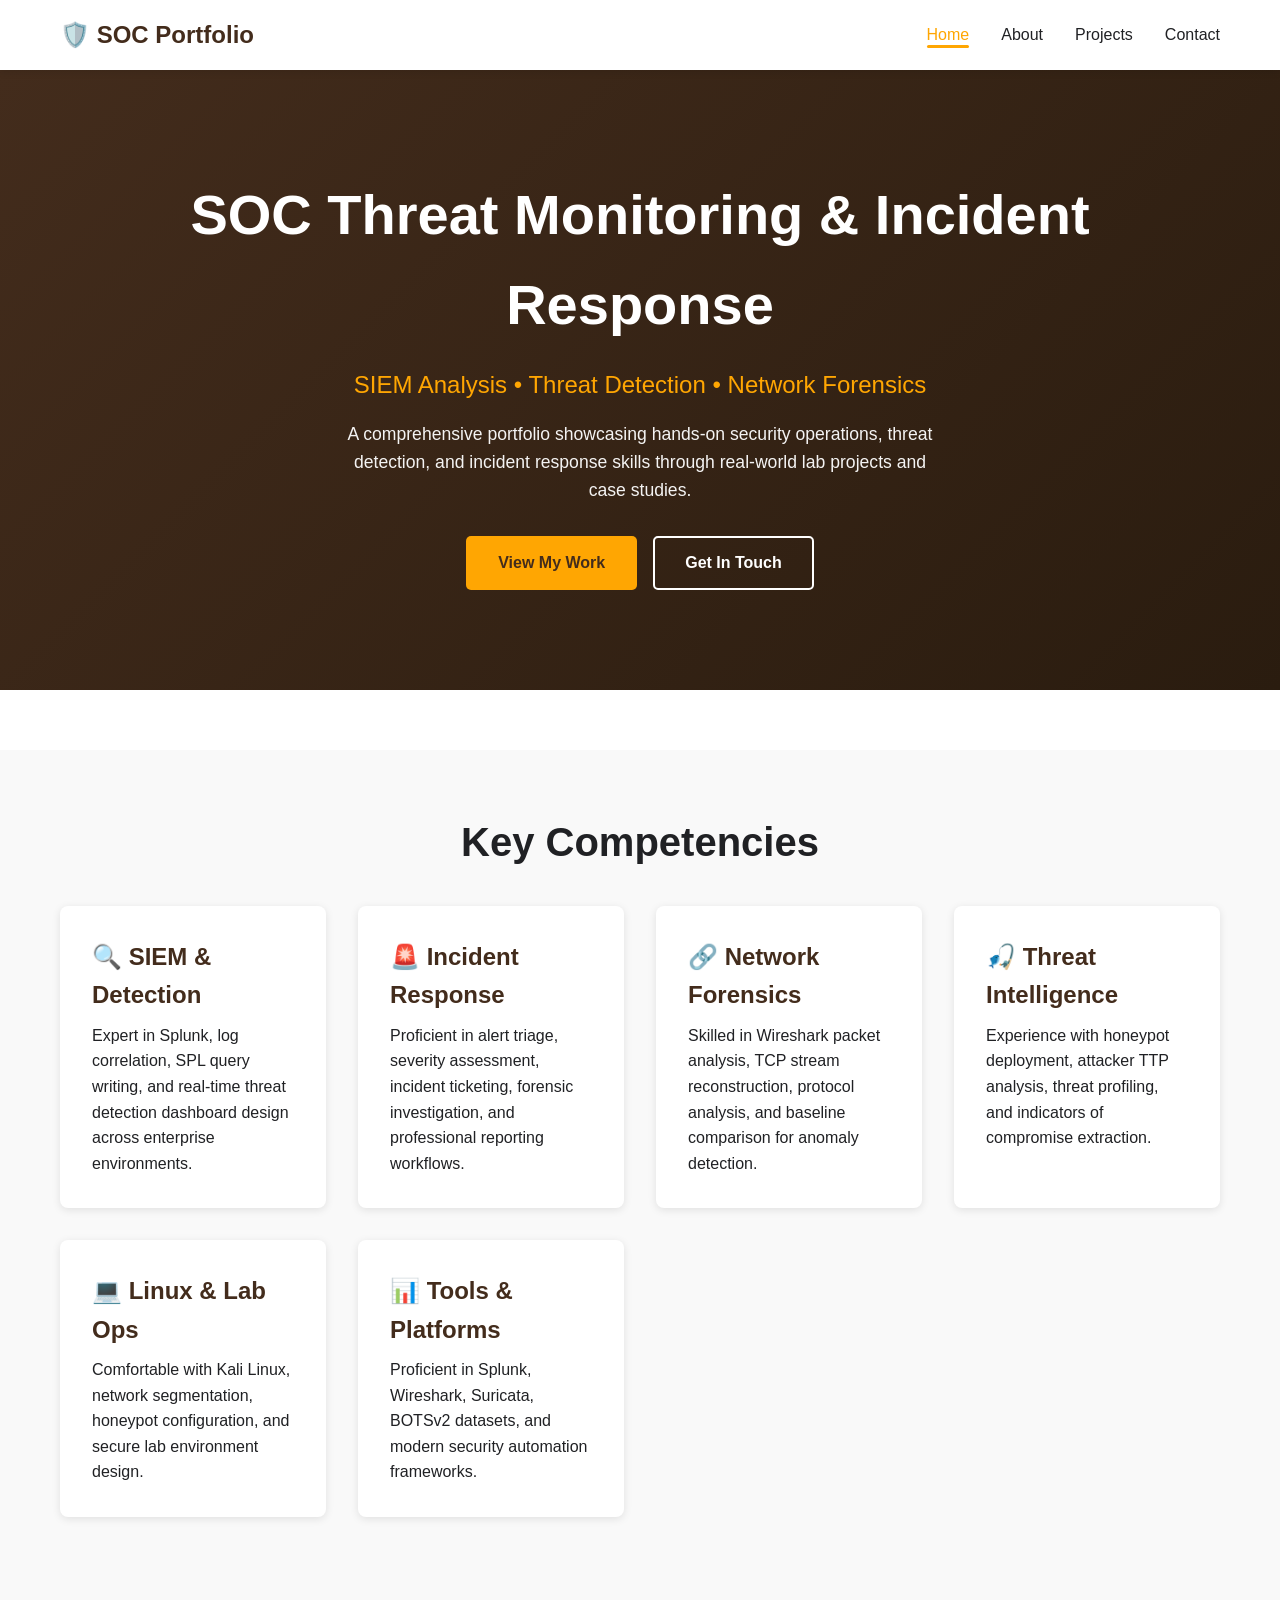
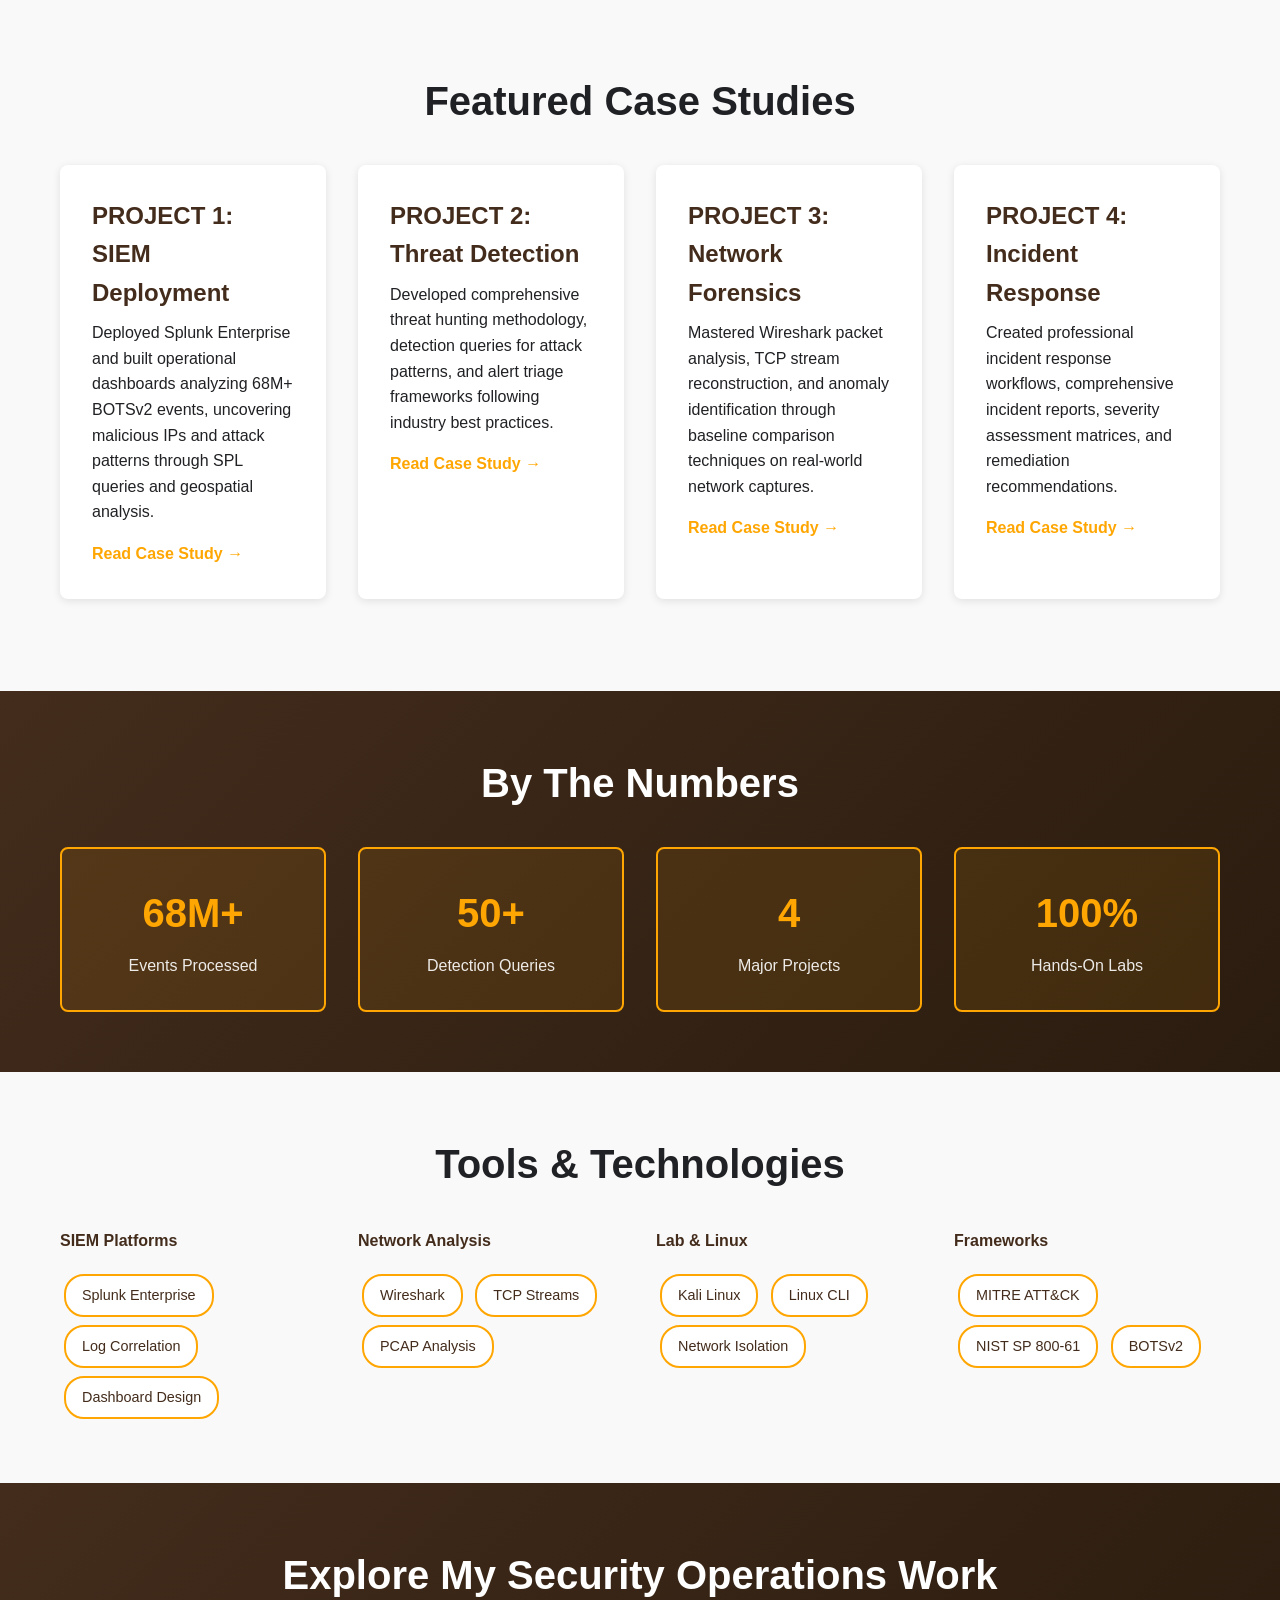
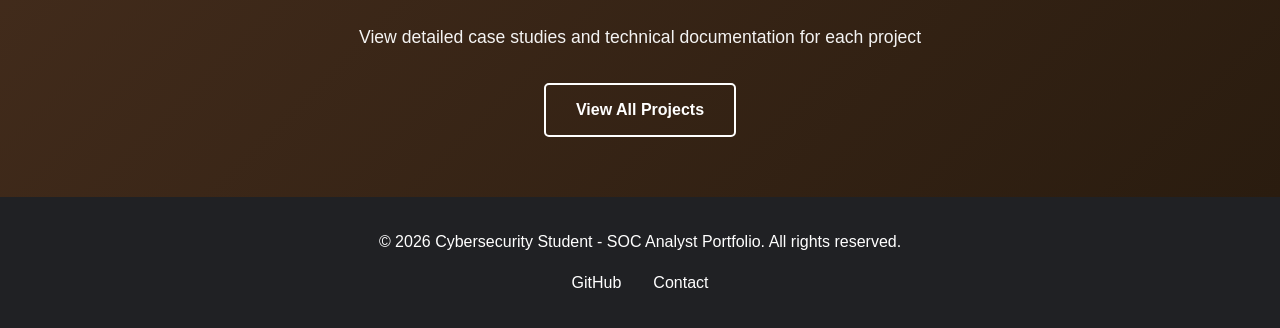
<file: index.html>
<!DOCTYPE html>
<html lang="en">
<head>
    <meta charset="UTF-8">
    <meta name="viewport" content="width=device-width, initial-scale=1.0">
    <title>SOC Analyst Portfolio | Cyber Threat Monitoring</title>
    <link rel="stylesheet" href="styles.css">
</head>
<body>
    <!-- Navigation -->
    <nav class="navbar">
        <div class="container">
            <div class="logo">🛡️ SOC Portfolio</div>
            <ul class="nav-links">
                <li><a href="index.html" class="active">Home</a></li>
                <li><a href="about.html">About</a></li>
                <li><a href="projects.html">Projects</a></li>
                <li><a href="contact.html">Contact</a></li>
            </ul>
        </div>
    </nav>

    <!-- Hero Section -->
    <section class="hero">
        <div class="container">
            <div class="hero-content">
                <h1>SOC Threat Monitoring & Incident Response</h1>
                <p class="tagline">SIEM Analysis • Threat Detection • Network Forensics</p>
                <p class="subtitle">
                    A comprehensive portfolio showcasing hands-on security operations, threat detection, and incident response 
                    skills through real-world lab projects and case studies.
                </p>
                <div class="hero-buttons">
                    <a href="projects.html" class="btn btn-primary">View My Work</a>
                    <a href="contact.html" class="btn btn-secondary">Get In Touch</a>
                </div>
            </div>
        </div>
    </section>

    <!-- Skills Preview -->
    <section class="skills-preview">
        <div class="container">
            <h2>Key Competencies</h2>
            <div class="skills-grid">
                <div class="skill-card">
                    <h3>🔍 SIEM & Detection</h3>
                    <p>Expert in Splunk, log correlation, SPL query writing, and real-time threat detection dashboard design across enterprise environments.</p>
                </div>
                <div class="skill-card">
                    <h3>🚨 Incident Response</h3>
                    <p>Proficient in alert triage, severity assessment, incident ticketing, forensic investigation, and professional reporting workflows.</p>
                </div>
                <div class="skill-card">
                    <h3>🔗 Network Forensics</h3>
                    <p>Skilled in Wireshark packet analysis, TCP stream reconstruction, protocol analysis, and baseline comparison for anomaly detection.</p>
                </div>
                <div class="skill-card">
                    <h3>🎣 Threat Intelligence</h3>
                    <p>Experience with honeypot deployment, attacker TTP analysis, threat profiling, and indicators of compromise extraction.</p>
                </div>
                <div class="skill-card">
                    <h3>💻 Linux & Lab Ops</h3>
                    <p>Comfortable with Kali Linux, network segmentation, honeypot configuration, and secure lab environment design.</p>
                </div>
                <div class="skill-card">
                    <h3>📊 Tools & Platforms</h3>
                    <p>Proficient in Splunk, Wireshark, Suricata, BOTSv2 datasets, and modern security automation frameworks.</p>
                </div>
            </div>
        </div>
    </section>

    <!-- Featured Projects -->
    <section class="featured-projects">
        <div class="container">
            <h2>Featured Case Studies</h2>
            <div class="projects-grid">
                <div class="project-card">
                    <h3>PROJECT 1: SIEM Deployment</h3>
                    <p>Deployed Splunk Enterprise and built operational dashboards analyzing 68M+ BOTSv2 events, uncovering malicious IPs and attack patterns through SPL queries and geospatial analysis.</p>
                    <a href="projects.html#project-1">Read Case Study →</a>
                </div>
                <div class="project-card">
                    <h3>PROJECT 2: Threat Detection</h3>
                    <p>Developed comprehensive threat hunting methodology, detection queries for attack patterns, and alert triage frameworks following industry best practices.</p>
                    <a href="projects.html#project-2">Read Case Study →</a>
                </div>
                <div class="project-card">
                    <h3>PROJECT 3: Network Forensics</h3>
                    <p>Mastered Wireshark packet analysis, TCP stream reconstruction, and anomaly identification through baseline comparison techniques on real-world network captures.</p>
                    <a href="projects.html#project-3">Read Case Study →</a>
                </div>
                <div class="project-card">
                    <h3>PROJECT 4: Incident Response</h3>
                    <p>Created professional incident response workflows, comprehensive incident reports, severity assessment matrices, and remediation recommendations.</p>
                    <a href="projects.html#project-4">Read Case Study →</a>
                </div>
            </div>
        </div>
    </section>

    <!-- Key Stats -->
    <section class="stats-section">
        <div class="container">
            <h2>By The Numbers</h2>
            <div class="stats-grid">
                <div class="stat-card">
                    <div class="stat-number">68M+</div>
                    <div class="stat-label">Events Processed</div>
                </div>
                <div class="stat-card">
                    <div class="stat-number">50+</div>
                    <div class="stat-label">Detection Queries</div>
                </div>
                <div class="stat-card">
                    <div class="stat-number">4</div>
                    <div class="stat-label">Major Projects</div>
                </div>
                <div class="stat-card">
                    <div class="stat-number">100%</div>
                    <div class="stat-label">Hands-On Labs</div>
                </div>
            </div>
        </div>
    </section>

    <!-- Tools & Stack -->
    <section class="tools-section">
        <div class="container">
            <h2>Tools & Technologies</h2>
            <div class="tools-list">
                <div class="tool-group">
                    <h4>SIEM Platforms</h4>
                    <span class="tool-tag">Splunk Enterprise</span>
                    <span class="tool-tag">Log Correlation</span>
                    <span class="tool-tag">Dashboard Design</span>
                </div>
                <div class="tool-group">
                    <h4>Network Analysis</h4>
                    <span class="tool-tag">Wireshark</span>
                    <span class="tool-tag">TCP Streams</span>
                    <span class="tool-tag">PCAP Analysis</span>
                </div>
                <div class="tool-group">
                    <h4>Lab & Linux</h4>
                    <span class="tool-tag">Kali Linux</span>
                    <span class="tool-tag">Linux CLI</span>
                    <span class="tool-tag">Network Isolation</span>
                </div>
                <div class="tool-group">
                    <h4>Frameworks</h4>
                    <span class="tool-tag">MITRE ATT&CK</span>
                    <span class="tool-tag">NIST SP 800-61</span>
                    <span class="tool-tag">BOTSv2</span>
                </div>
            </div>
        </div>
    </section>

    <!-- Call To Action -->
    <section class="cta">
        <div class="container">
            <h2>Explore My Security Operations Work</h2>
            <p>View detailed case studies and technical documentation for each project</p>
            <a href="projects.html" class="btn btn-secondary">View All Projects</a>
        </div>
    </section>

    <!-- Footer -->
    <footer class="footer">
        <div class="container">
            <p>&copy; 2026 Cybersecurity Student - SOC Analyst Portfolio. All rights reserved.</p>
            <div class="social-links">
                <a href="https://github.com/khearlbee" target="_blank">GitHub</a>
                <a href="contact.html">Contact</a>
            </div>
        </div>
    </footer>

    <script src="script.js"></script>
</body>
</html>
</file>
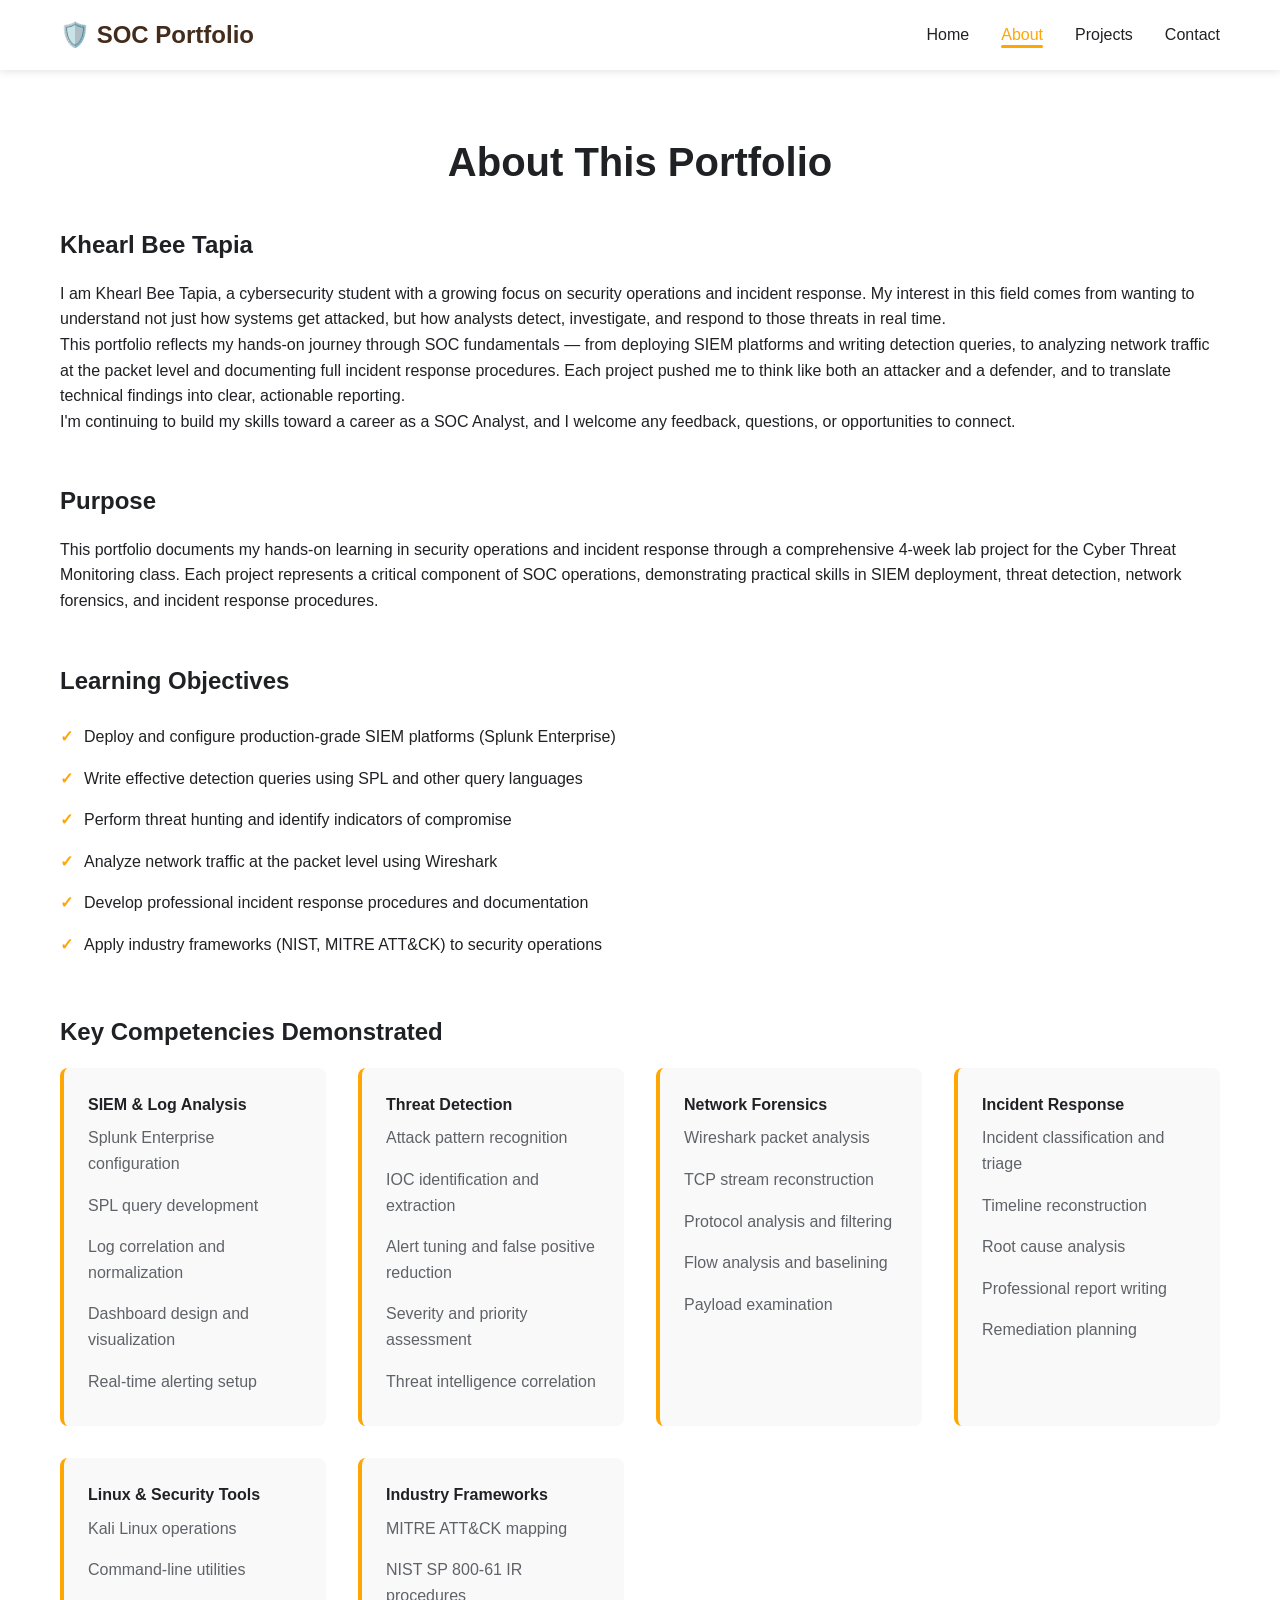
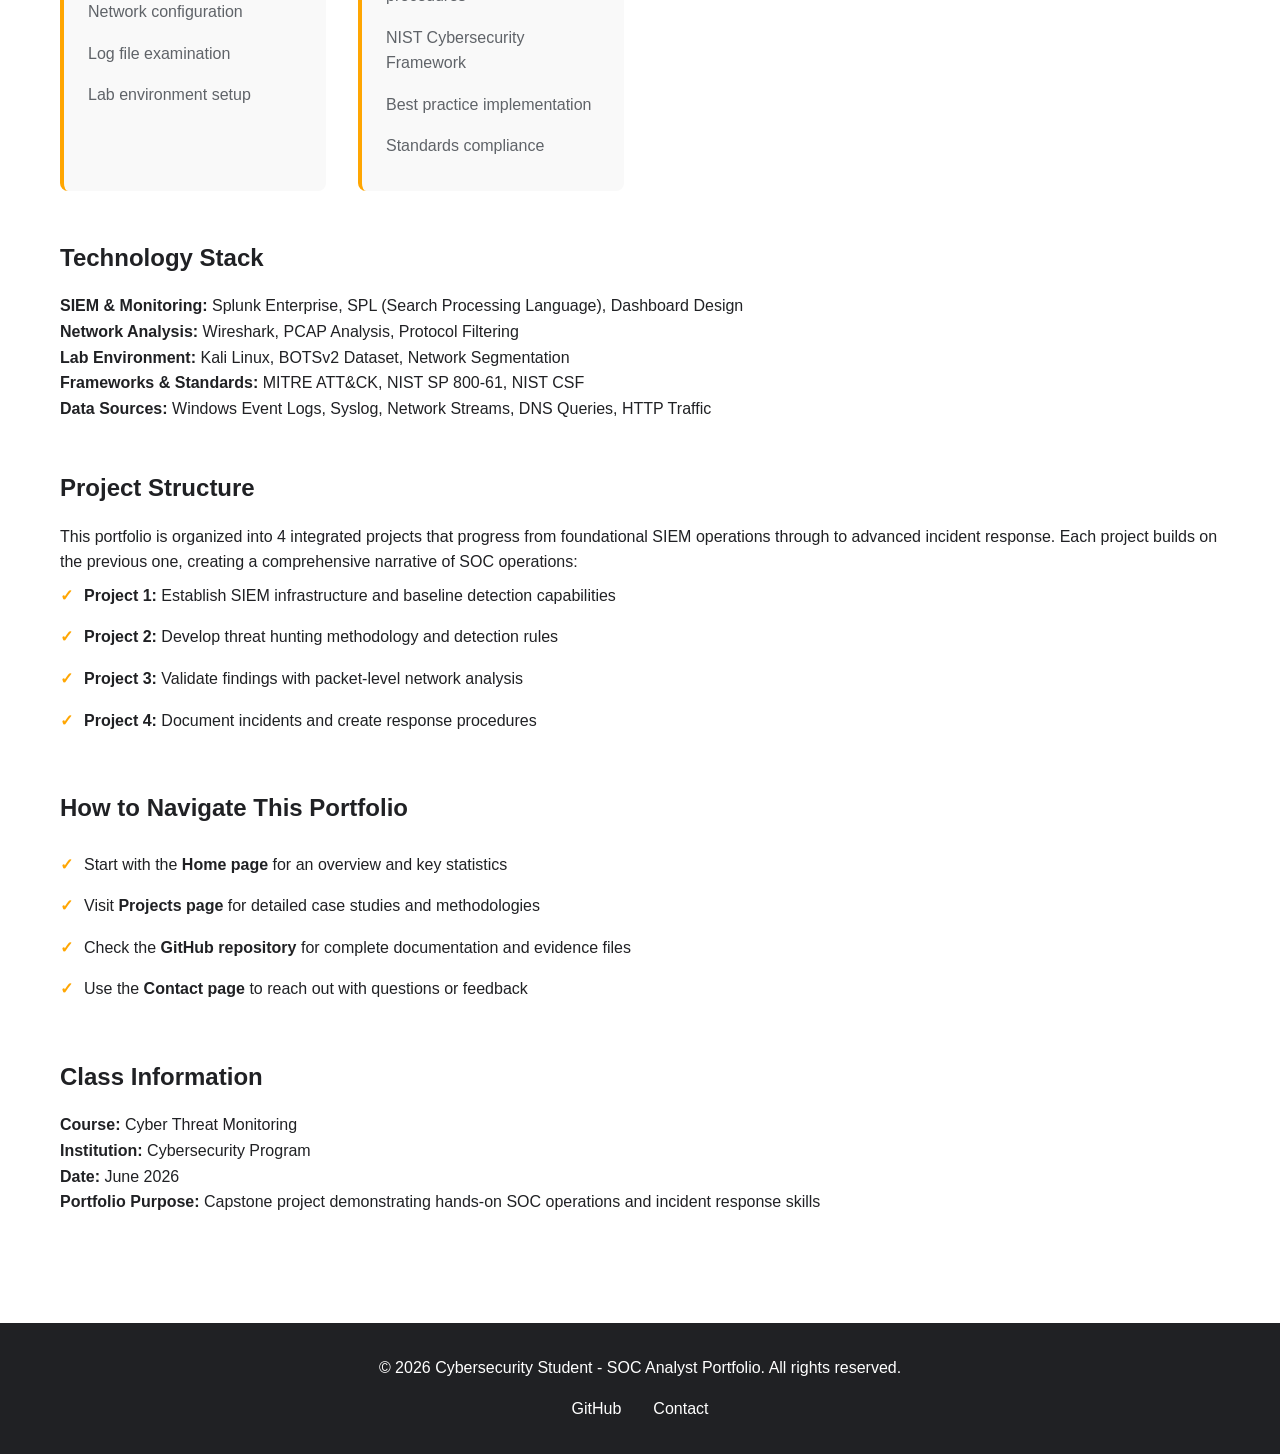
<file: about.html>
<!DOCTYPE html>
<html lang="en">
<head>
    <meta charset="UTF-8">
    <meta name="viewport" content="width=device-width, initial-scale=1.0">
    <title>About - SOC Analyst Portfolio</title>
    <link rel="stylesheet" href="styles.css">
</head>
<body>
    <!-- Navigation -->
    <nav class="navbar">
        <div class="container">
            <div class="logo">🛡️ SOC Portfolio</div>
            <ul class="nav-links">
                <li><a href="index.html">Home</a></li>
                <li><a href="about.html" class="active">About</a></li>
                <li><a href="projects.html">Projects</a></li>
                <li><a href="contact.html">Contact</a></li>
            </ul>
        </div>
    </nav>

    <!-- About Section -->
    <section class="about-section">
        <div class="container">
           <h2>About This Portfolio</h2>

<div class="about-content">
<h3>Khearl Bee Tapia</h3>
<p>
I am Khearl Bee Tapia, a cybersecurity student with a growing focus on security operations and incident response. My interest in this field comes from wanting to understand not just how systems get attacked, but how analysts detect, investigate, and respond to those threats in real time.
</p>
<p>
This portfolio reflects my hands-on journey through SOC fundamentals — from deploying SIEM platforms and writing detection queries, to analyzing network traffic at the packet level and documenting full incident response procedures. Each project pushed me to think like both an attacker and a defender, and to translate technical findings into clear, actionable reporting.
</p>
<p>
I'm continuing to build my skills toward a career as a SOC Analyst, and I welcome any feedback, questions, or opportunities to connect.
</p>
</div>

<div class="about-content">
<h3>Purpose</h3>
                <p>
                    This portfolio documents my hands-on learning in security operations and incident response through a comprehensive 4-week lab project for the Cyber Threat Monitoring class. Each project represents a critical component of SOC operations, demonstrating practical skills in SIEM deployment, threat detection, network forensics, and incident response procedures.
                </p>
            </div>

            <div class="about-content">
                <h3>Learning Objectives</h3>
                <div class="about-text">
                    <ul>
                        <li>Deploy and configure production-grade SIEM platforms (Splunk Enterprise)</li>
                        <li>Write effective detection queries using SPL and other query languages</li>
                        <li>Perform threat hunting and identify indicators of compromise</li>
                        <li>Analyze network traffic at the packet level using Wireshark</li>
                        <li>Develop professional incident response procedures and documentation</li>
                        <li>Apply industry frameworks (NIST, MITRE ATT&CK) to security operations</li>
                    </ul>
                </div>
            </div>

            <div class="about-content">
                <h3>Key Competencies Demonstrated</h3>
                <div class="skills-categories">
                    <div class="skill-category">
                        <h4>SIEM & Log Analysis</h4>
                        <ul>
                            <li>Splunk Enterprise configuration</li>
                            <li>SPL query development</li>
                            <li>Log correlation and normalization</li>
                            <li>Dashboard design and visualization</li>
                            <li>Real-time alerting setup</li>
                        </ul>
                    </div>

                    <div class="skill-category">
                        <h4>Threat Detection</h4>
                        <ul>
                            <li>Attack pattern recognition</li>
                            <li>IOC identification and extraction</li>
                            <li>Alert tuning and false positive reduction</li>
                            <li>Severity and priority assessment</li>
                            <li>Threat intelligence correlation</li>
                        </ul>
                    </div>

                    <div class="skill-category">
                        <h4>Network Forensics</h4>
                        <ul>
                            <li>Wireshark packet analysis</li>
                            <li>TCP stream reconstruction</li>
                            <li>Protocol analysis and filtering</li>
                            <li>Flow analysis and baselining</li>
                            <li>Payload examination</li>
                        </ul>
                    </div>

                    <div class="skill-category">
                        <h4>Incident Response</h4>
                        <ul>
                            <li>Incident classification and triage</li>
                            <li>Timeline reconstruction</li>
                            <li>Root cause analysis</li>
                            <li>Professional report writing</li>
                            <li>Remediation planning</li>
                        </ul>
                    </div>

                    <div class="skill-category">
                        <h4>Linux & Security Tools</h4>
                        <ul>
                            <li>Kali Linux operations</li>
                            <li>Command-line utilities</li>
                            <li>Network configuration</li>
                            <li>Log file examination</li>
                            <li>Lab environment setup</li>
                        </ul>
                    </div>

                    <div class="skill-category">
                        <h4>Industry Frameworks</h4>
                        <ul>
                            <li>MITRE ATT&CK mapping</li>
                            <li>NIST SP 800-61 IR procedures</li>
                            <li>NIST Cybersecurity Framework</li>
                            <li>Best practice implementation</li>
                            <li>Standards compliance</li>
                        </ul>
                    </div>
                </div>
            </div>

            <div class="about-content">
                <h3>Technology Stack</h3>
                <p><strong>SIEM & Monitoring:</strong> Splunk Enterprise, SPL (Search Processing Language), Dashboard Design</p>
                <p><strong>Network Analysis:</strong> Wireshark, PCAP Analysis, Protocol Filtering</p>
                <p><strong>Lab Environment:</strong> Kali Linux, BOTSv2 Dataset, Network Segmentation</p>
                <p><strong>Frameworks & Standards:</strong> MITRE ATT&CK, NIST SP 800-61, NIST CSF</p>
                <p><strong>Data Sources:</strong> Windows Event Logs, Syslog, Network Streams, DNS Queries, HTTP Traffic</p>
            </div>

            <div class="about-content">
                <h3>Project Structure</h3>
                <p>
                    This portfolio is organized into 4 integrated projects that progress from foundational SIEM operations through to advanced incident response. Each project builds on the previous one, creating a comprehensive narrative of SOC operations:
                </p>
                <div class="about-text">
                    <ul>
                        <li><strong>Project 1:</strong> Establish SIEM infrastructure and baseline detection capabilities</li>
                        <li><strong>Project 2:</strong> Develop threat hunting methodology and detection rules</li>
                        <li><strong>Project 3:</strong> Validate findings with packet-level network analysis</li>
                        <li><strong>Project 4:</strong> Document incidents and create response procedures</li>
                    </ul>
                </div>
            </div>

            <div class="about-content">
                <h3>How to Navigate This Portfolio</h3>
                <div class="about-text">
                    <ul>
                        <li>Start with the <strong>Home page</strong> for an overview and key statistics</li>
                        <li>Visit <strong>Projects page</strong> for detailed case studies and methodologies</li>
                        <li>Check the <strong>GitHub repository</strong> for complete documentation and evidence files</li>
                        <li>Use the <strong>Contact page</strong> to reach out with questions or feedback</li>
                    </ul>
                </div>
            </div>

            <div class="about-content">
                <h3>Class Information</h3>
                <p><strong>Course:</strong> Cyber Threat Monitoring</p>
                <p><strong>Institution:</strong> Cybersecurity Program</p>
                <p><strong>Date:</strong> June 2026</p>
                <p><strong>Portfolio Purpose:</strong> Capstone project demonstrating hands-on SOC operations and incident response skills</p>
            </div>
        </div>
    </section>

    <!-- Footer -->
    <footer class="footer">
        <div class="container">
            <p>&copy; 2026 Cybersecurity Student - SOC Analyst Portfolio. All rights reserved.</p>
            <div class="social-links">
                <a href="https://github.com/khearlbee" target="_blank">GitHub</a>
                <a href="contact.html">Contact</a>
            </div>
        </div>
    </footer>

    <script src="script.js"></script>
</body>
</html>
</file>
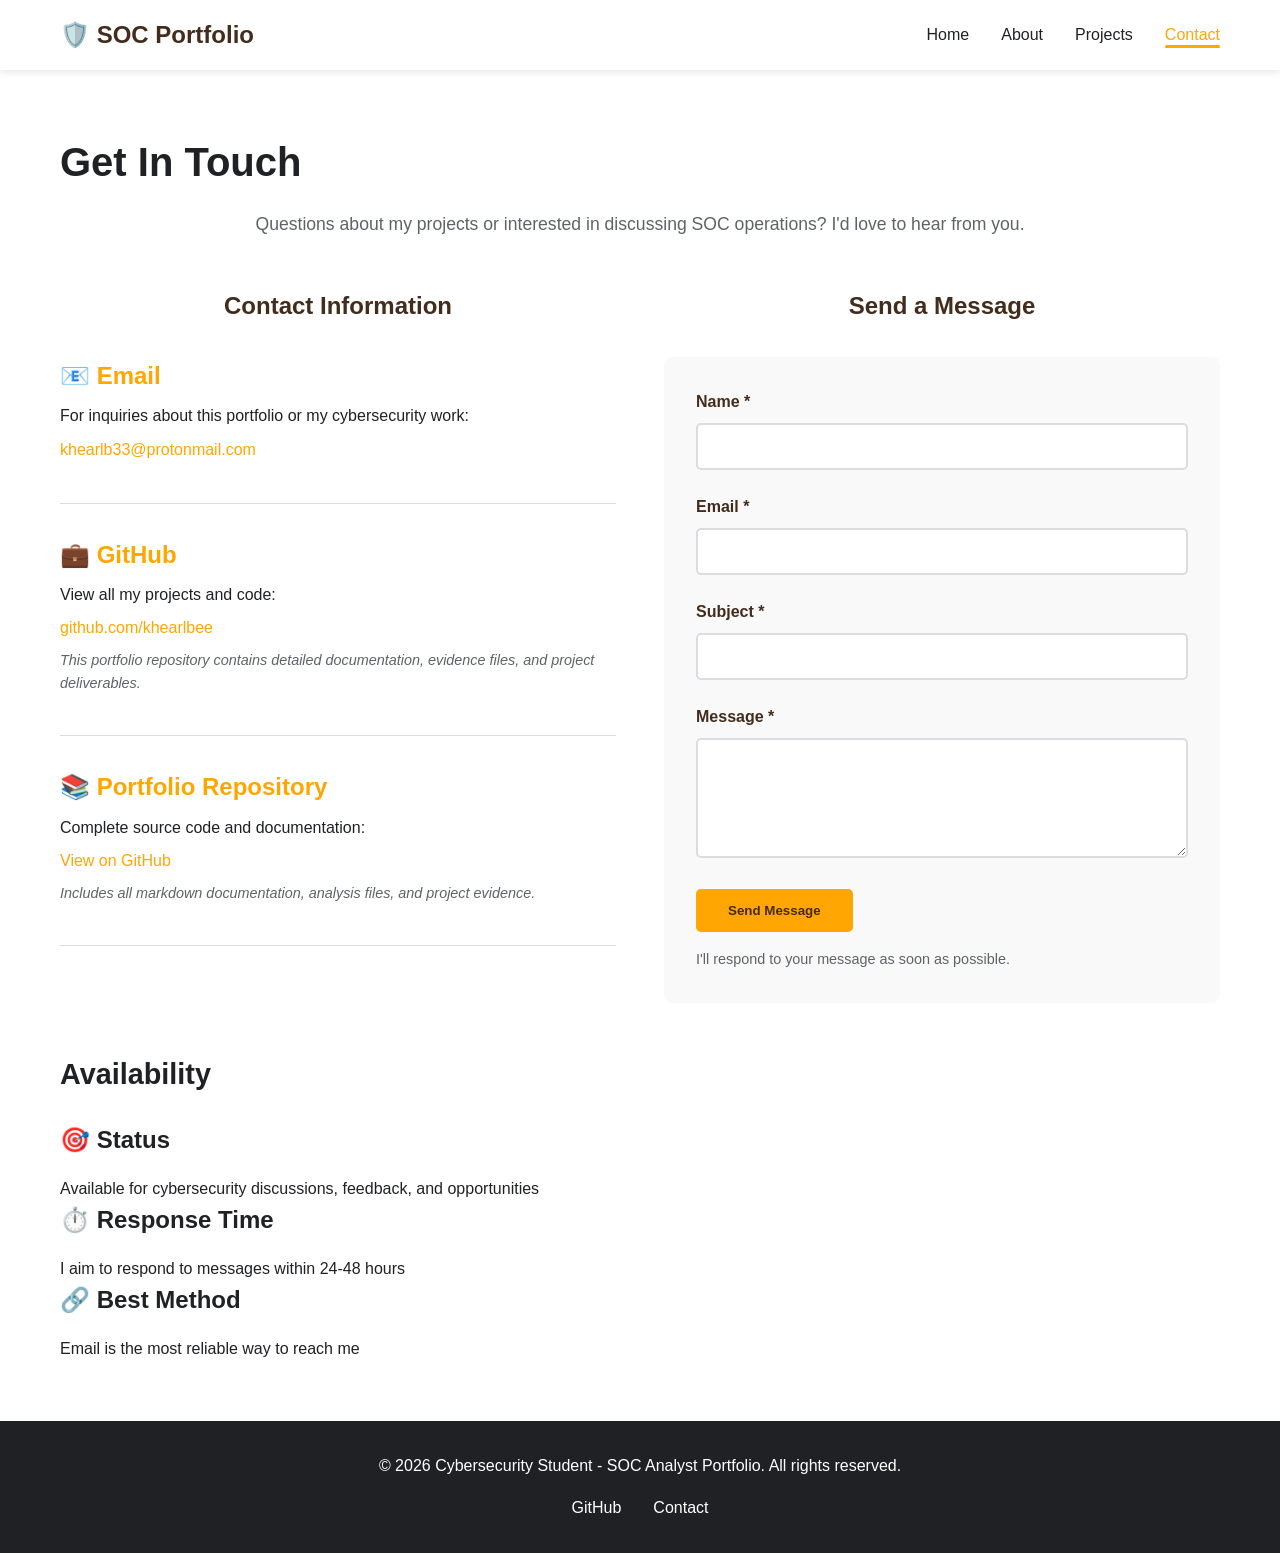
<file: contact.html>
<!DOCTYPE html>
<html lang="en">
<head>
    <meta charset="UTF-8">
    <meta name="viewport" content="width=device-width, initial-scale=1.0">
    <title>Contact - SOC Analyst Portfolio</title>
    <link rel="stylesheet" href="styles.css">
</head>
<body>
    <!-- Navigation -->
    <nav class="navbar">
        <div class="container">
            <div class="logo">🛡️ SOC Portfolio</div>
            <ul class="nav-links">
                <li><a href="index.html">Home</a></li>
                <li><a href="about.html">About</a></li>
                <li><a href="projects.html">Projects</a></li>
                <li><a href="contact.html" class="active">Contact</a></li>
            </ul>
        </div>
    </nav>

    <!-- Contact Section -->
    <section class="contact-section">
        <div class="container">
            <h1>Get In Touch</h1>
            <p class="section-intro">Questions about my projects or interested in discussing SOC operations? I'd love to hear from you.</p>
            
            <div class="contact-content">
                <!-- Contact Info -->
                <div class="contact-info">
                    <h2>Contact Information</h2>
                    
                    <div class="contact-method">
                        <h3>📧 Email</h3>
                        <p>For inquiries about this portfolio or my cybersecurity work:</p>
                        <p><a href="mailto:khearlb33@protonmail.com">khearlb33@protonmail.com</a></p>
                    </div>

                    <div class="contact-method">
                        <h3>💼 GitHub</h3>
                        <p>View all my projects and code:</p>
                        <p><a href="https://github.com/khearlbee" target="_blank">github.com/khearlbee</a></p>
                        <p class="note">This portfolio repository contains detailed documentation, evidence files, and project deliverables.</p>
                    </div>

                    <div class="contact-method">
                        <h3>📚 Portfolio Repository</h3>
                        <p>Complete source code and documentation:</p>
                        <p><a href="https://github.com/khearlbee/Khearlbee-Tapia-SOC-1-Portfolio" target="_blank">View on GitHub</a></p>
                        <p class="note">Includes all markdown documentation, analysis files, and project evidence.</p>
                    </div>
                </div>

                <!-- Contact Form -->
                <div class="contact-form-container">
                    <h2>Send a Message</h2>
                    <form class="contact-form" onsubmit="handleSubmit(event)">
                        <div class="form-group">
                            <label for="name">Name *</label>
                            <input type="text" id="name" name="name" required>
                        </div>

                        <div class="form-group">
                            <label for="email">Email *</label>
                            <input type="email" id="email" name="email" required>
                        </div>

                        <div class="form-group">
                            <label for="subject">Subject *</label>
                            <input type="text" id="subject" name="subject" required>
                        </div>

                        <div class="form-group">
                            <label for="message">Message *</label>
                            <textarea id="message" name="message" rows="5" required></textarea>
                        </div>

                        <button type="submit" class="btn btn-primary">Send Message</button>
                        <p class="form-note">I'll respond to your message as soon as possible.</p>
                    </form>
                </div>
            </div>

            <!-- Availability Section -->
            <div class="availability-section" style="margin-top: 3rem;">
                <h2 style="text-align: left; margin-bottom: 1.5rem; font-size: 1.8rem;">Availability</h2>
                <div class="availability-info">
                    <div class="availability-item">
                        <h3>🎯 Status</h3>
                        <p>Available for cybersecurity discussions, feedback, and opportunities</p>
                    </div>
                    <div class="availability-item">
                        <h3>⏱️ Response Time</h3>
                        <p>I aim to respond to messages within 24-48 hours</p>
                    </div>
                    <div class="availability-item">
                        <h3>🔗 Best Method</h3>
                        <p>Email is the most reliable way to reach me</p>
                    </div>
                </div>
            </div>
        </div>
    </section>

    <!-- Footer -->
    <footer class="footer">
        <div class="container">
            <p>&copy; 2026 Cybersecurity Student - SOC Analyst Portfolio. All rights reserved.</p>
            <div class="social-links">
                <a href="https://github.com/khearlbee" target="_blank">GitHub</a>
                <a href="contact.html">Contact</a>
            </div>
        </div>
    </footer>

    <script src="script.js"></script>
</body>
</html>
</file>
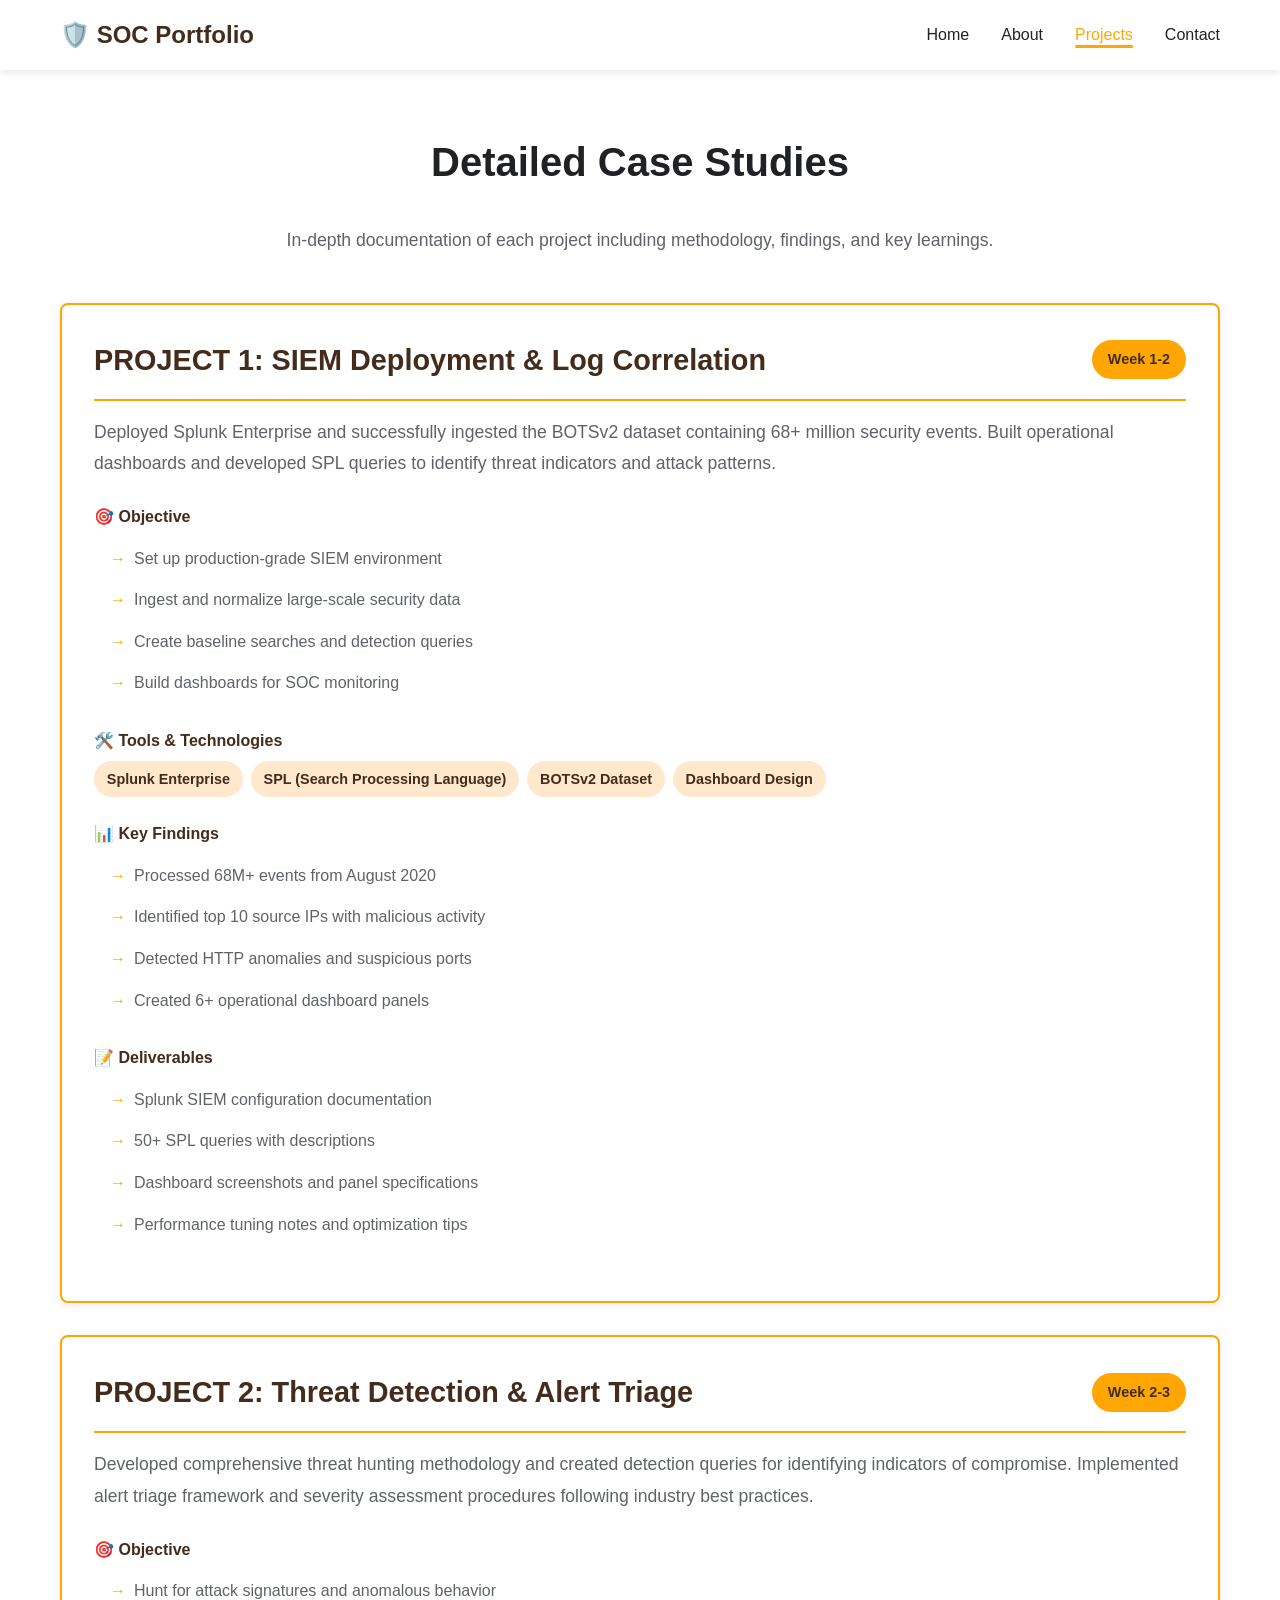
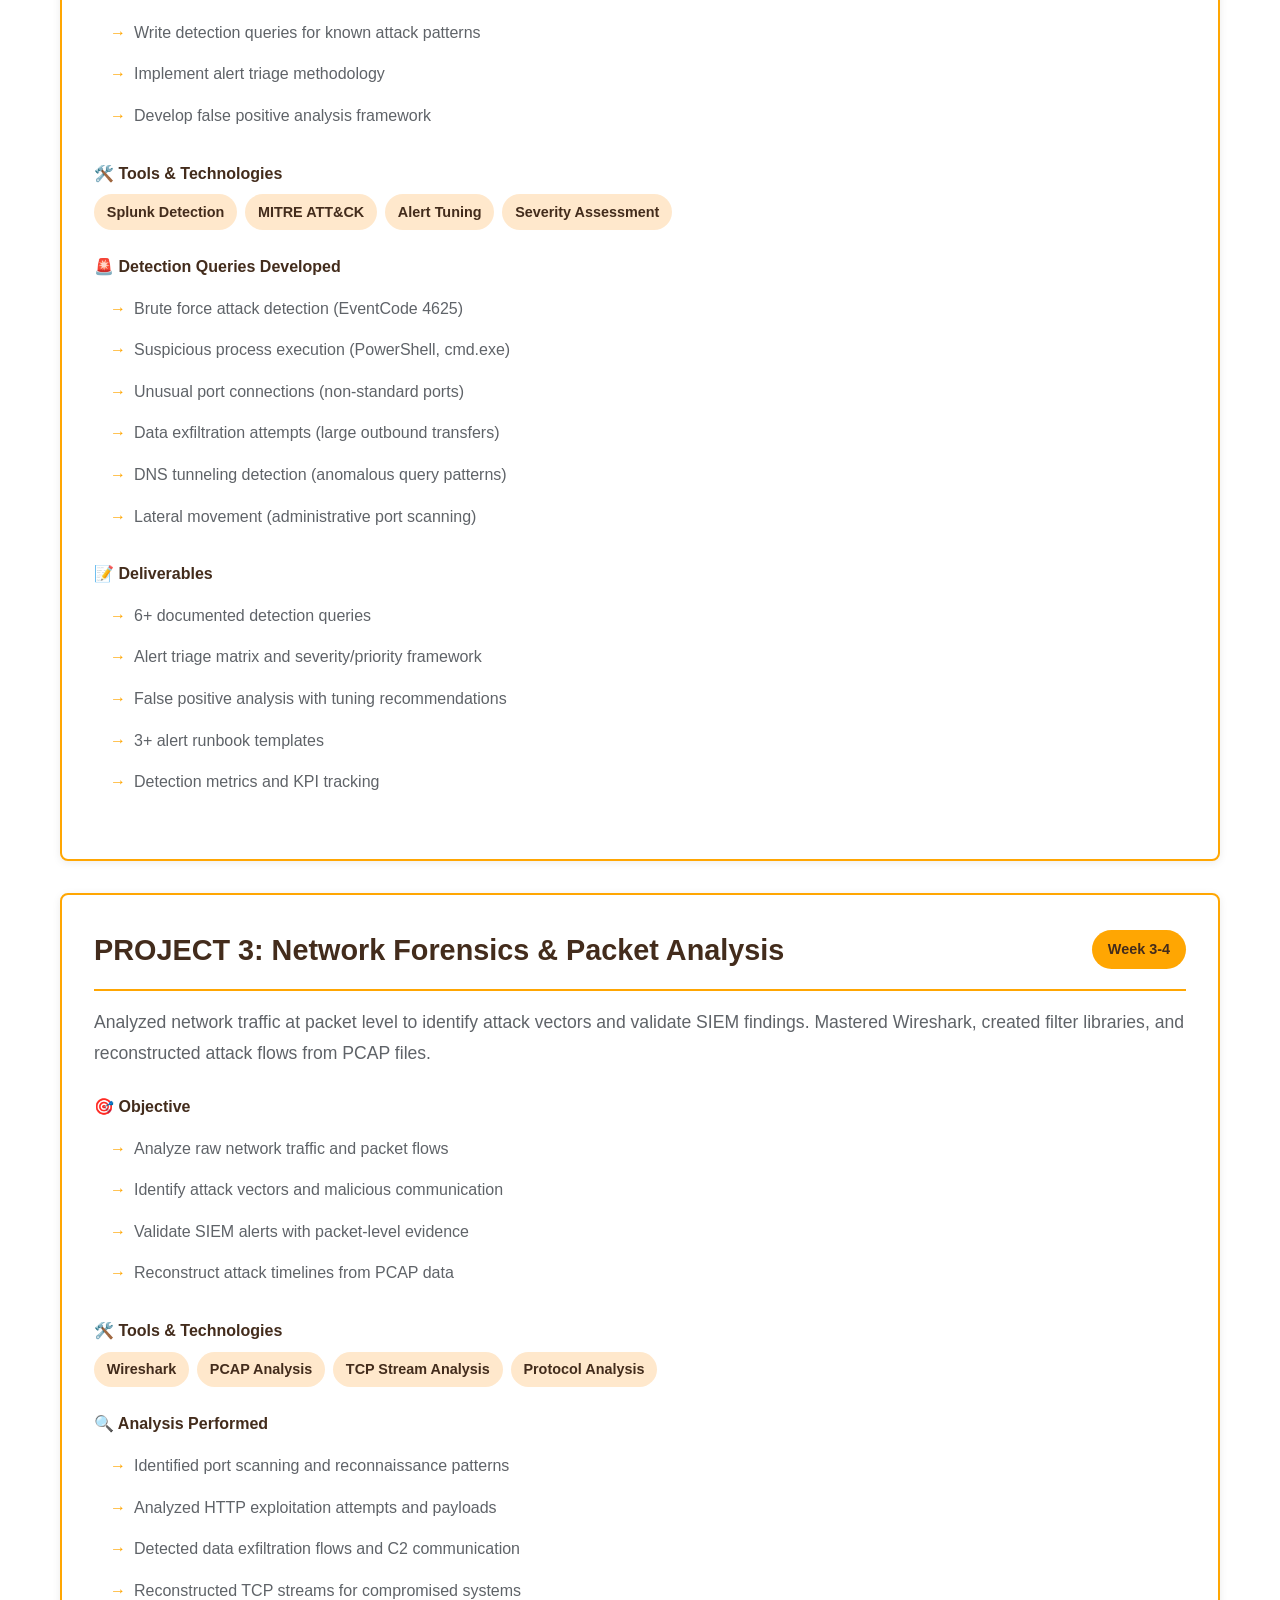
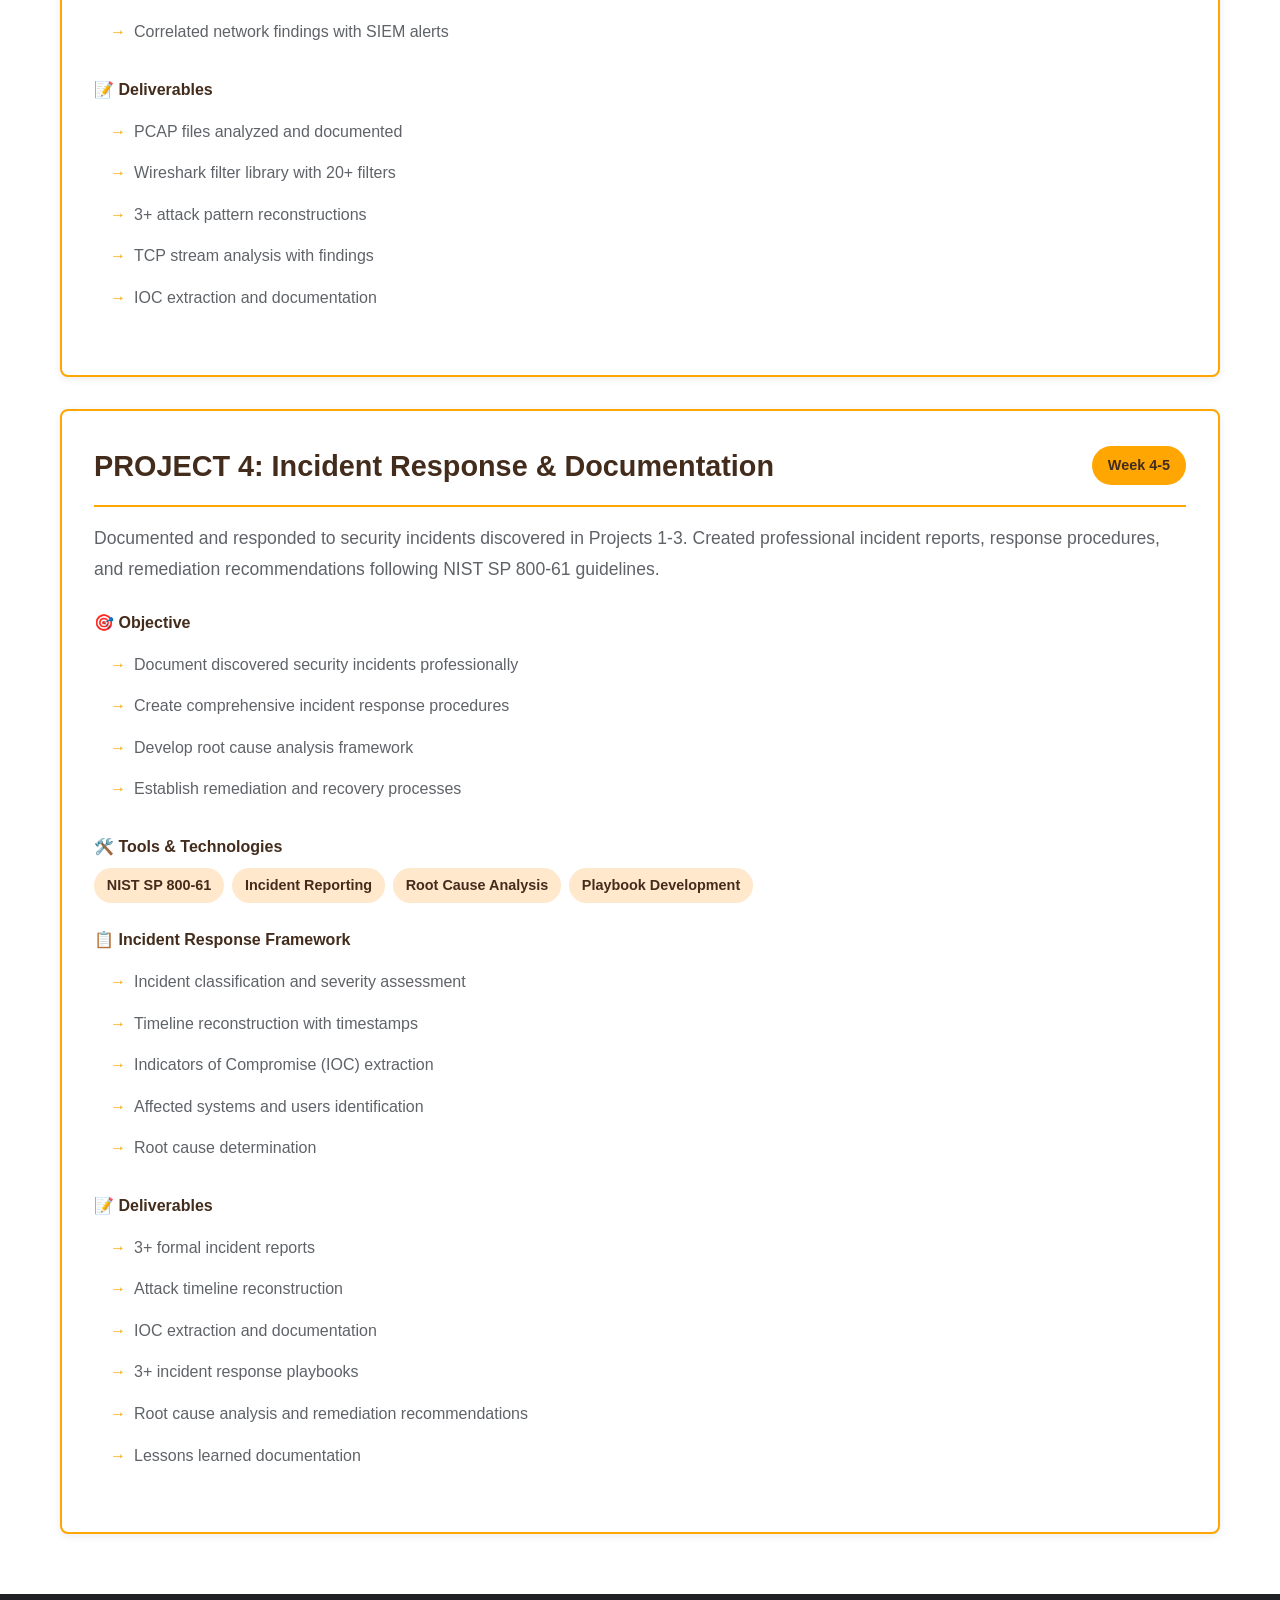
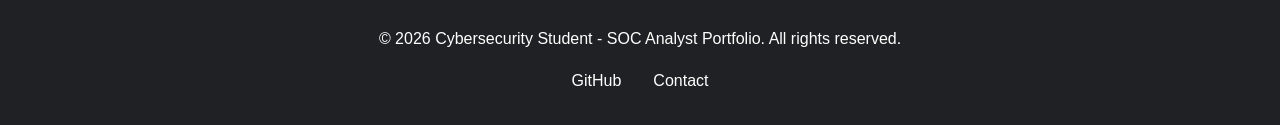
<file: projects.html>
<!DOCTYPE html>
<html lang="en">
<head>
    <meta charset="UTF-8">
    <meta name="viewport" content="width=device-width, initial-scale=1.0">
    <title>Projects - SOC Analyst Portfolio</title>
    <link rel="stylesheet" href="styles.css">
</head>
<body>
    <!-- Navigation -->
    <nav class="navbar">
        <div class="container">
            <div class="logo">🛡️ SOC Portfolio</div>
            <ul class="nav-links">
                <li><a href="index.html">Home</a></li>
                <li><a href="about.html">About</a></li>
                <li><a href="projects.html" class="active">Projects</a></li>
                <li><a href="contact.html">Contact</a></li>
            </ul>
        </div>
    </nav>

    <!-- Projects Section -->
    <section class="projects-section">
        <div class="container">
            <h2>Detailed Case Studies</h2>
            <p class="section-intro">In-depth documentation of each project including methodology, findings, and key learnings.</p>
            
            <div class="projects-detailed">
                <!-- Project 1 -->
                <div class="project-detail" id="project-1">
                    <div class="project-header">
                        <h2>PROJECT 1: SIEM Deployment & Log Correlation</h2>
                        <span class="project-date">Week 1-2</span>
                    </div>
                    
                    <p class="project-description">
                        Deployed Splunk Enterprise and successfully ingested the BOTSv2 dataset containing 68+ million security events. Built operational dashboards and developed SPL queries to identify threat indicators and attack patterns.
                    </p>

                    <div class="project-details">
                        <h4>🎯 Objective</h4>
                        <ul>
                            <li>Set up production-grade SIEM environment</li>
                            <li>Ingest and normalize large-scale security data</li>
                            <li>Create baseline searches and detection queries</li>
                            <li>Build dashboards for SOC monitoring</li>
                        </ul>

                        <h4>🛠️ Tools & Technologies</h4>
                        <div class="tech-tags">
                            <span class="tag">Splunk Enterprise</span>
                            <span class="tag">SPL (Search Processing Language)</span>
                            <span class="tag">BOTSv2 Dataset</span>
                            <span class="tag">Dashboard Design</span>
                        </div>

                        <h4>📊 Key Findings</h4>
                        <ul>
                            <li>Processed 68M+ events from August 2020</li>
                            <li>Identified top 10 source IPs with malicious activity</li>
                            <li>Detected HTTP anomalies and suspicious ports</li>
                            <li>Created 6+ operational dashboard panels</li>
                        </ul>

                        <h4>📝 Deliverables</h4>
                        <ul>
                            <li>Splunk SIEM configuration documentation</li>
                            <li>50+ SPL queries with descriptions</li>
                            <li>Dashboard screenshots and panel specifications</li>
                            <li>Performance tuning notes and optimization tips</li>
                        </ul>
                    </div>
                </div>

                <!-- Project 2 -->
                <div class="project-detail" id="project-2">
                    <div class="project-header">
                        <h2>PROJECT 2: Threat Detection & Alert Triage</h2>
                        <span class="project-date">Week 2-3</span>
                    </div>
                    
                    <p class="project-description">
                        Developed comprehensive threat hunting methodology and created detection queries for identifying indicators of compromise. Implemented alert triage framework and severity assessment procedures following industry best practices.
                    </p>

                    <div class="project-details">
                        <h4>🎯 Objective</h4>
                        <ul>
                            <li>Hunt for attack signatures and anomalous behavior</li>
                            <li>Write detection queries for known attack patterns</li>
                            <li>Implement alert triage methodology</li>
                            <li>Develop false positive analysis framework</li>
                        </ul>

                        <h4>🛠️ Tools & Technologies</h4>
                        <div class="tech-tags">
                            <span class="tag">Splunk Detection</span>
                            <span class="tag">MITRE ATT&CK</span>
                            <span class="tag">Alert Tuning</span>
                            <span class="tag">Severity Assessment</span>
                        </div>

                        <h4>🚨 Detection Queries Developed</h4>
                        <ul>
                            <li>Brute force attack detection (EventCode 4625)</li>
                            <li>Suspicious process execution (PowerShell, cmd.exe)</li>
                            <li>Unusual port connections (non-standard ports)</li>
                            <li>Data exfiltration attempts (large outbound transfers)</li>
                            <li>DNS tunneling detection (anomalous query patterns)</li>
                            <li>Lateral movement (administrative port scanning)</li>
                        </ul>

                        <h4>📝 Deliverables</h4>
                        <ul>
                            <li>6+ documented detection queries</li>
                            <li>Alert triage matrix and severity/priority framework</li>
                            <li>False positive analysis with tuning recommendations</li>
                            <li>3+ alert runbook templates</li>
                            <li>Detection metrics and KPI tracking</li>
                        </ul>
                    </div>
                </div>

                <!-- Project 3 -->
                <div class="project-detail" id="project-3">
                    <div class="project-header">
                        <h2>PROJECT 3: Network Forensics & Packet Analysis</h2>
                        <span class="project-date">Week 3-4</span>
                    </div>
                    
                    <p class="project-description">
                        Analyzed network traffic at packet level to identify attack vectors and validate SIEM findings. Mastered Wireshark, created filter libraries, and reconstructed attack flows from PCAP files.
                    </p>

                    <div class="project-details">
                        <h4>🎯 Objective</h4>
                        <ul>
                            <li>Analyze raw network traffic and packet flows</li>
                            <li>Identify attack vectors and malicious communication</li>
                            <li>Validate SIEM alerts with packet-level evidence</li>
                            <li>Reconstruct attack timelines from PCAP data</li>
                        </ul>

                        <h4>🛠️ Tools & Technologies</h4>
                        <div class="tech-tags">
                            <span class="tag">Wireshark</span>
                            <span class="tag">PCAP Analysis</span>
                            <span class="tag">TCP Stream Analysis</span>
                            <span class="tag">Protocol Analysis</span>
                        </div>

                        <h4>🔍 Analysis Performed</h4>
                        <ul>
                            <li>Identified port scanning and reconnaissance patterns</li>
                            <li>Analyzed HTTP exploitation attempts and payloads</li>
                            <li>Detected data exfiltration flows and C2 communication</li>
                            <li>Reconstructed TCP streams for compromised systems</li>
                            <li>Correlated network findings with SIEM alerts</li>
                        </ul>

                        <h4>📝 Deliverables</h4>
                        <ul>
                            <li>PCAP files analyzed and documented</li>
                            <li>Wireshark filter library with 20+ filters</li>
                            <li>3+ attack pattern reconstructions</li>
                            <li>TCP stream analysis with findings</li>
                            <li>IOC extraction and documentation</li>
                        </ul>
                    </div>
                </div>

                <!-- Project 4 -->
                <div class="project-detail" id="project-4">
                    <div class="project-header">
                        <h2>PROJECT 4: Incident Response & Documentation</h2>
                        <span class="project-date">Week 4-5</span>
                    </div>
                    
                    <p class="project-description">
                        Documented and responded to security incidents discovered in Projects 1-3. Created professional incident reports, response procedures, and remediation recommendations following NIST SP 800-61 guidelines.
                    </p>

                    <div class="project-details">
                        <h4>🎯 Objective</h4>
                        <ul>
                            <li>Document discovered security incidents professionally</li>
                            <li>Create comprehensive incident response procedures</li>
                            <li>Develop root cause analysis framework</li>
                            <li>Establish remediation and recovery processes</li>
                        </ul>

                        <h4>🛠️ Tools & Technologies</h4>
                        <div class="tech-tags">
                            <span class="tag">NIST SP 800-61</span>
                            <span class="tag">Incident Reporting</span>
                            <span class="tag">Root Cause Analysis</span>
                            <span class="tag">Playbook Development</span>
                        </div>

                        <h4>📋 Incident Response Framework</h4>
                        <ul>
                            <li>Incident classification and severity assessment</li>
                            <li>Timeline reconstruction with timestamps</li>
                            <li>Indicators of Compromise (IOC) extraction</li>
                            <li>Affected systems and users identification</li>
                            <li>Root cause determination</li>
                        </ul>

                        <h4>📝 Deliverables</h4>
                        <ul>
                            <li>3+ formal incident reports</li>
                            <li>Attack timeline reconstruction</li>
                            <li>IOC extraction and documentation</li>
                            <li>3+ incident response playbooks</li>
                            <li>Root cause analysis and remediation recommendations</li>
                            <li>Lessons learned documentation</li>
                        </ul>
                    </div>
                </div>
            </div>
        </div>
    </section>

    <!-- Footer -->
    <footer class="footer">
        <div class="container">
            <p>&copy; 2026 Cybersecurity Student - SOC Analyst Portfolio. All rights reserved.</p>
            <div class="social-links">
                <a href="https://github.com/khearlbee" target="_blank">GitHub</a>
                <a href="contact.html">Contact</a>
            </div>
        </div>
    </footer>

    <script src="script.js"></script>
</body>
</html>
</file>
<file: styles.css>
/* General Styles */
* {
    margin: 0;
    padding: 0;
    box-sizing: border-box;
}

:root {
    --primary-color: #432c1c;
    --secondary-color: #ffa602;
    --accent-color: #ffa602;
    --dark-bg: #1f1f1f;
    --light-bg: #ffffff;
    --text-dark: #202124;
    --text-light: #5f6368;
    --border-color: #dadce0;
}

body {
    font-family: -apple-system, BlinkMacSystemFont, 'Segoe UI', Roboto, 'Helvetica Neue', Arial, sans-serif;
    line-height: 1.6;
    color: var(--text-dark);
    background-color: var(--light-bg);
}

html {
    scroll-behavior: smooth;
}

.container {
    max-width: 1200px;
    margin: 0 auto;
    padding: 0 20px;
}

/* Navigation Bar */
.navbar {
    background: var(--light-bg);
    box-shadow: 0 2px 8px rgba(0,0,0,0.1);
    position: sticky;
    top: 0;
    z-index: 100;
}

.navbar .container {
    display: flex;
    justify-content: space-between;
    align-items: center;
    padding: 1rem 20px;
}

.logo {
    font-size: 1.5rem;
    font-weight: 700;
    color: var(--primary-color);
}

.nav-links {
    display: flex;
    list-style: none;
    gap: 2rem;
}

.nav-links a {
    text-decoration: none;
    color: var(--text-dark);
    font-weight: 500;
    transition: color 0.3s ease;
    position: relative;
}

.nav-links a:hover,
.nav-links a.active {
    color: var(--secondary-color);
}

.nav-links a.active::after {
    content: '';
    position: absolute;
    bottom: -5px;
    left: 0;
    width: 100%;
    height: 3px;
    background: var(--secondary-color);
    border-radius: 2px;
}

/* Hero Section */
.hero {
    background: linear-gradient(135deg, #432c1c 0%, #2a1c0f 100%);
    color: white;
    padding: 100px 20px;
    text-align: center;
    margin-bottom: 60px;
}

.hero-content h1 {
    font-size: 3.5rem;
    margin-bottom: 1rem;
    font-weight: 700;
}

.tagline {
    font-size: 1.5rem;
    margin-bottom: 1rem;
    font-weight: 500;
    color: #ffa602;
}

.subtitle {
    font-size: 1.1rem;
    opacity: 0.95;
    margin-bottom: 2rem;
    max-width: 600px;
    margin-left: auto;
    margin-right: auto;
}

.hero-buttons {
    display: flex;
    gap: 1rem;
    justify-content: center;
    flex-wrap: wrap;
}

/* Buttons */
.btn {
    padding: 12px 30px;
    border-radius: 5px;
    text-decoration: none;
    font-weight: 600;
    transition: all 0.3s ease;
    border: 2px solid transparent;
    cursor: pointer;
    display: inline-block;
}

.btn-primary {
    background: var(--secondary-color);
    color: var(--primary-color);
}

.btn-primary:hover {
    background: #e68a00;
    transform: translateY(-2px);
    box-shadow: 0 4px 12px rgba(255, 166, 2, 0.3);
}

.btn-secondary {
    background: transparent;
    color: white;
    border: 2px solid white;
}

.btn-secondary:hover {
    background: white;
    color: var(--primary-color);
}

/* Sections */
section {
    padding: 60px 20px;
}

section h2 {
    font-size: 2.5rem;
    margin-bottom: 2rem;
    text-align: center;
    color: var(--text-dark);
}

section h3 {
    font-size: 1.5rem;
    margin-bottom: 1rem;
    color: var(--text-dark);
}

/* Skills Section */
.skills-preview,
.featured-projects {
    background: #f9f9f9;
}

.skills-grid,
.projects-grid {
    display: grid;
    grid-template-columns: repeat(auto-fit, minmax(250px, 1fr));
    gap: 2rem;
    margin-bottom: 2rem;
}

.skill-card,
.project-card {
    background: white;
    padding: 2rem;
    border-radius: 8px;
    box-shadow: 0 2px 8px rgba(0,0,0,0.1);
    transition: all 0.3s ease;
}

.skill-card:hover,
.project-card:hover {
    transform: translateY(-5px);
    box-shadow: 0 8px 16px rgba(0,0,0,0.15);
}

.skill-card h3,
.project-card h3 {
    color: var(--primary-color);
    margin-bottom: 0.5rem;
}

.project-card a {
    color: var(--secondary-color);
    text-decoration: none;
    font-weight: 600;
    display: inline-block;
    margin-top: 1rem;
    transition: color 0.3s ease;
}

.project-card a:hover {
    color: var(--primary-color);
}

/* Stats Section */
.stats-section {
    padding: 60px 20px;
    background: linear-gradient(135deg, #432c1c 0%, #2a1c0f 100%);
    color: white;
}

.stats-section h2 {
    color: white;
}

.stats-grid {
    display: grid;
    grid-template-columns: repeat(auto-fit, minmax(200px, 1fr));
    gap: 2rem;
    margin-top: 2rem;
}

.stat-card {
    background: rgba(255, 166, 2, 0.1);
    padding: 2rem;
    border-radius: 8px;
    text-align: center;
    border: 2px solid var(--secondary-color);
}

.stat-number {
    font-size: 2.5rem;
    font-weight: 700;
    margin-bottom: 0.5rem;
    color: var(--secondary-color);
}

.stat-label {
    font-size: 1rem;
    opacity: 0.9;
}

/* Tools Section */
.tools-section {
    padding: 60px 20px;
    background: #f9f9f9;
}

.tools-list {
    display: grid;
    grid-template-columns: repeat(auto-fit, minmax(200px, 1fr));
    gap: 2rem;
}

.tool-group h4 {
    color: var(--primary-color);
    margin-bottom: 1rem;
}

.tool-tag {
    display: inline-block;
    background: white;
    border: 2px solid var(--secondary-color);
    color: var(--primary-color);
    padding: 0.5rem 1rem;
    border-radius: 20px;
    font-size: 0.9rem;
    margin: 0.25rem;
    transition: all 0.3s ease;
    font-weight: 500;
}

.tool-tag:hover {
    background: var(--secondary-color);
    color: white;
    border-color: var(--secondary-color);
}

/* CTA Section */
.cta {
    background: linear-gradient(135deg, #432c1c 0%, #2a1c0f 100%);
    color: white;
    text-align: center;
}

.cta h2 {
    color: white;
    margin-bottom: 1rem;
}

.cta p {
    font-size: 1.1rem;
    margin-bottom: 2rem;
    opacity: 0.95;
}

/* Footer */
.footer {
    background: var(--text-dark);
    color: white;
    text-align: center;
    padding: 2rem;
}

.footer .container {
    display: flex;
    flex-direction: column;
    gap: 1rem;
}

.social-links {
    display: flex;
    gap: 2rem;
    justify-content: center;
}

.social-links a {
    color: white;
    text-decoration: none;
    transition: color 0.3s ease;
}

.social-links a:hover {
    color: var(--secondary-color);
}

/* About Page */
.about-section {
    padding: 60px 20px;
}

.about-content {
    margin-bottom: 3rem;
}

.about-text ul {
    list-style: none;
    padding-left: 0;
}

.about-text li {
    padding: 0.5rem 0;
    padding-left: 1.5rem;
    position: relative;
}

.about-text li::before {
    content: "✓";
    position: absolute;
    left: 0;
    color: var(--secondary-color);
    font-weight: bold;
}

.skills-categories {
    display: grid;
    grid-template-columns: repeat(auto-fit, minmax(250px, 1fr));
    gap: 2rem;
    margin-bottom: 3rem;
}

.skill-category {
    background: #f9f9f9;
    padding: 1.5rem;
    border-radius: 8px;
    border-left: 4px solid var(--secondary-color);
}

.skill-category ul {
    list-style: none;
    padding-left: 0;
}

.skill-category li {
    padding: 0.5rem 0;
    color: var(--text-light);
}

/* Projects Page */
.projects-section {
    padding: 60px 20px;
}

.section-intro {
    text-align: center;
    font-size: 1.1rem;
    color: var(--text-light);
    margin-bottom: 3rem;
}

.projects-detailed {
    display: flex;
    flex-direction: column;
    gap: 2rem;
}

.project-detail {
    background: white;
    border: 2px solid var(--secondary-color);
    border-radius: 8px;
    padding: 2rem;
    box-shadow: 0 2px 8px rgba(0,0,0,0.08);
    transition: all 0.3s ease;
}

.project-detail:hover {
    box-shadow: 0 8px 16px rgba(0,0,0,0.12);
}

.project-header {
    display: flex;
    justify-content: space-between;
    align-items: center;
    margin-bottom: 1rem;
    border-bottom: 2px solid var(--secondary-color);
    padding-bottom: 1rem;
}

.project-header h2 {
    font-size: 1.8rem;
    margin: 0;
    color: var(--primary-color);
}

.project-date {
    background: var(--secondary-color);
    color: var(--primary-color);
    padding: 0.5rem 1rem;
    border-radius: 20px;
    font-size: 0.9rem;
    font-weight: 600;
}

.project-description {
    font-size: 1.1rem;
    color: var(--text-light);
    margin-bottom: 1.5rem;
    line-height: 1.8;
}

.project-details h4 {
    color: var(--primary-color);
    margin-top: 1.5rem;
    margin-bottom: 0.5rem;
}

.project-details ul {
    list-style: none;
    padding-left: 1rem;
    margin-bottom: 1.5rem;
}

.project-details li {
    padding: 0.5rem 0;
    padding-left: 1.5rem;
    position: relative;
    color: var(--text-light);
}

.project-details li::before {
    content: "→";
    position: absolute;
    left: 0;
    color: var(--secondary-color);
    font-weight: bold;
}

.tech-tags {
    display: flex;
    flex-wrap: wrap;
    gap: 0.5rem;
}

.tag {
    background: #ffe8cc;
    color: var(--primary-color);
    padding: 0.4rem 0.8rem;
    border-radius: 20px;
    font-size: 0.9rem;
    font-weight: 600;
}

/* Contact Page */
.contact-section h1 {
    font-size: 2.5rem;
    margin-bottom: 1rem;
}

.contact-content {
    display: grid;
    grid-template-columns: 1fr 1fr;
    gap: 3rem;
    margin-bottom: 3rem;
}

.contact-info h2,
.contact-form-container h2 {
    font-size: 1.5rem;
    margin-bottom: 2rem;
    color: var(--primary-color);
}

.contact-method {
    margin-bottom: 2rem;
    padding-bottom: 2rem;
    border-bottom: 1px solid var(--border-color);
}

.contact-method h3 {
    color: var(--secondary-color);
    margin-bottom: 0.5rem;
}

.contact-method p {
    margin: 0.5rem 0;
}

.contact-method a {
    color: var(--secondary-color);
    text-decoration: none;
}

.contact-method a:hover {
    text-decoration: underline;
}

.note {
    font-size: 0.9rem;
    color: var(--text-light);
    font-style: italic;
}

/* Contact Form */
.contact-form {
    background: #f9f9f9;
    padding: 2rem;
    border-radius: 8px;
}

.form-group {
    margin-bottom: 1.5rem;
}

.form-group label {
    display: block;
    margin-bottom: 0.5rem;
    font-weight: 600;
    color: var(--primary-color);
}

.form-group input,
.form-group textarea {
    width: 100%;
    padding: 0.8rem;
    border: 2px solid var(--border-color);
    border-radius: 5px;
    font-family: inherit;
    font-size: 1rem;
}

.form-group input:focus,
.form-group textarea:focus {
    outline: none;
    border-color: var(--secondary-color);
    box-shadow: 0 0 0 3px rgba(255, 166, 2, 0.1);
}

.form-note {
    font-size: 0.9rem;
    color: var(--text-light);
    margin-top: 1rem;
}

/* Responsive Design */
@media (max-width: 768px) {
    .hero-content h1 {
        font-size: 2.5rem;
    }

    .tagline {
        font-size: 1.2rem;
    }

    .nav-links {
        gap: 1rem;
        font-size: 0.9rem;
    }

    .contact-content {
        grid-template-columns: 1fr;
    }

    .project-header {
        flex-direction: column;
        align-items: flex-start;
        gap: 1rem;
    }

    section h2 {
        font-size: 2rem;
    }

    .skills-grid,
    .projects-grid {
        grid-template-columns: 1fr;
    }

    .hero-buttons {
        flex-direction: column;
    }

    .btn {
        width: 100%;
        text-align: center;
    }

    .stat-card {
        padding: 1.5rem;
    }

    .stat-number {
        font-size: 2rem;
    }
}
</file>
